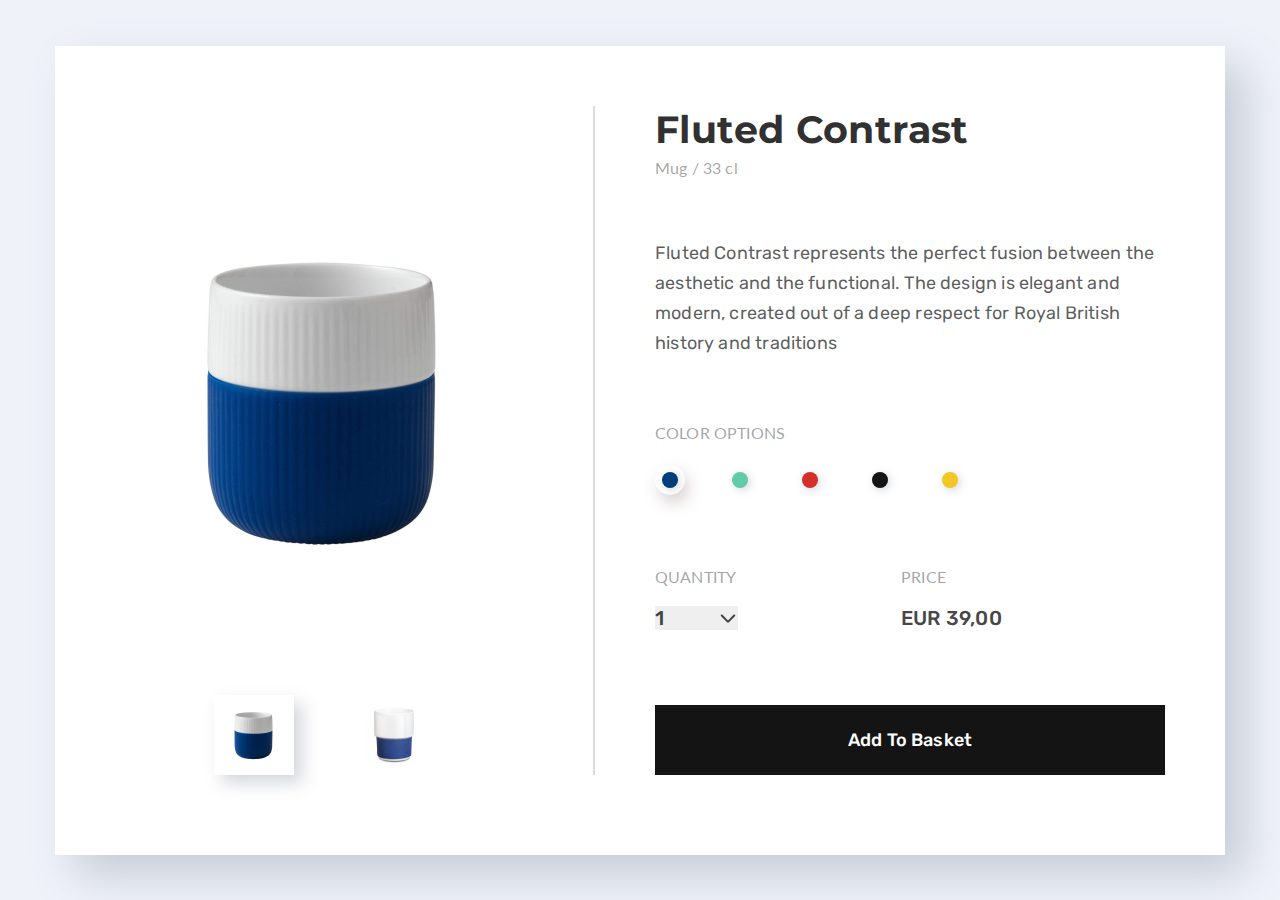
<file: index.html>
<!DOCTYPE html>
<html lang="en">
  <head>
    <meta charset="UTF-8" />
    <meta name="viewport" content="width=device-width, initial-scale=1.0" />
    <link rel="preconnect" href="https://fonts.googleapis.com" />
    <link rel="preconnect" href="https://fonts.gstatic.com" crossorigin />
    <link
      href="https://fonts.googleapis.com/css2?family=Lato&family=Montserrat:wght@700&family=Rubik:wght@400;500&display=swap"
      rel="stylesheet"
    />
    <link rel="stylesheet" href="index.css" />
    <title>Прекурс</title>
  </head>
  <body>
    <section>
      <div class="card">
        <div class="product-image-block">
          <div class="main-img-wrap">
            <img
              class="main-img"
              src="./img/main_image.png"
              alt="Кружка_главный_вид"
            />
          </div>

          <div class="preview-wrap">
            <div class="preview selected-preview">
              <img src="./img/image.png" alt="Кружка_рифленая" />
            </div>
            <div class="preview">
              <img src="./img/image_1.png" alt="Кружка_гладкая" />
            </div>
          </div>
        </div>

        <div class="product-info-block">
          <h1 class="main-title">Fluted Contrast</h1>
          <span class="subtitle">Mug / 33 cl</span>
          <p class="text">
            Fluted Contrast represents the perfect fusion between the aesthetic
            and the functional. The design is elegant and modern, created out of
            a deep respect for Royal British history and traditions
          </p>

          <div class="colors">
            <h2 class="title">Color options</h2>
            <ul class="color-items">
              <li class="selected-color">
                <div class="circle blue"></div>
              </li>
              <li>
                <div class="circle green"></div>
              </li>
              <li>
                <div class="circle red"></div>
              </li>
              <li>
                <div class="circle black"></div>
              </li>
              <li>
                <div class="circle yellow"></div>
              </li>
            </ul>
          </div>

          <div class="price-wrap">
            <div>
              <h2 class="title">Quantity</h2>
              <select class="select" name="quantity" id="quantity">
                <option value="1">1</option>
                <option value="2">2</option>
                <option value="3">3</option>
              </select>
            </div>

            <div>
              <h2 class="title">Price</h2>
              <span class="price">eur 39,00</span>
            </div>
          </div>

          <button class="btn">Add To Basket</button>
        </div>
      </div>
    </section>
  </body>
</html>
</file>
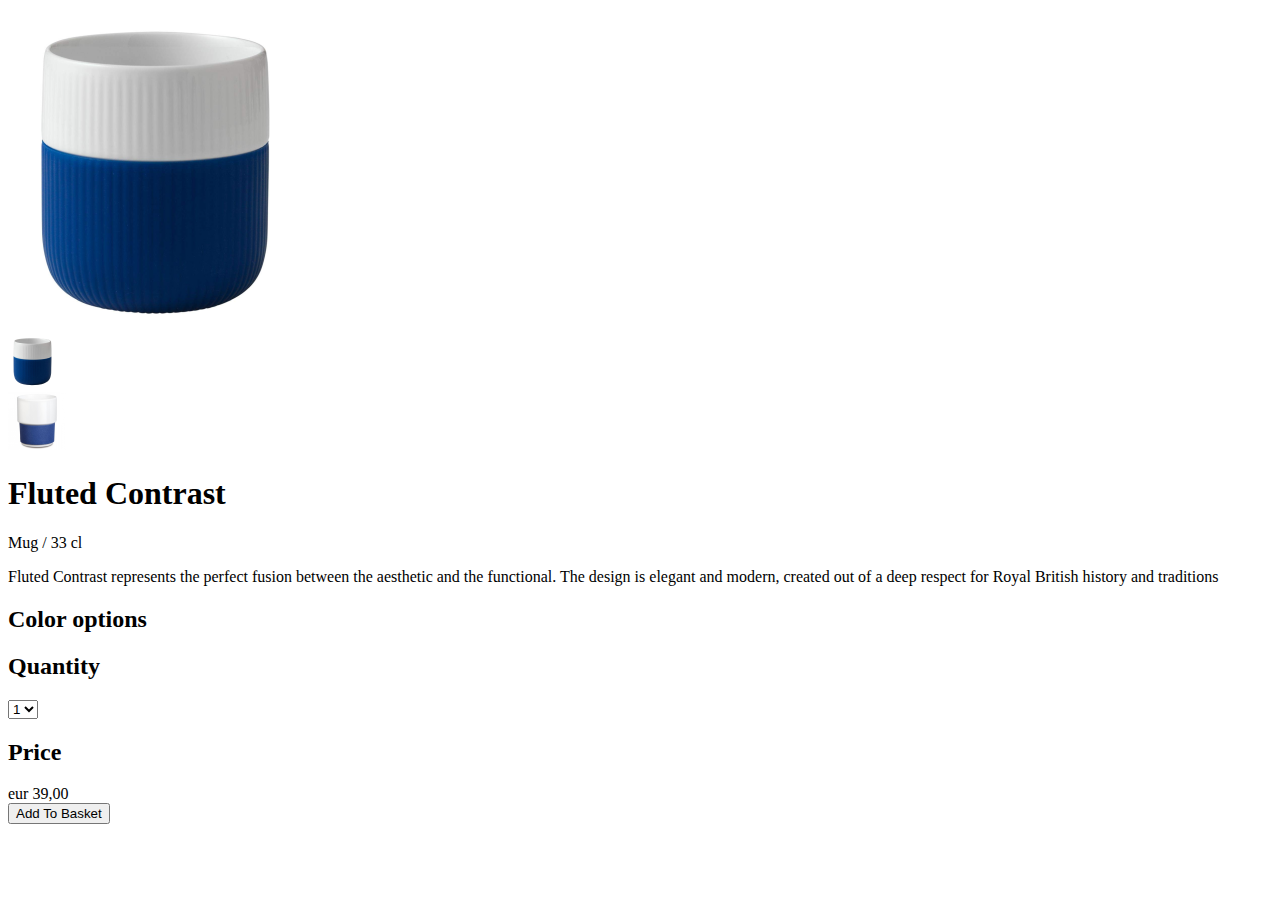
<file: lesson1-html/index.html>
<!DOCTYPE html>
<html lang="en">
  <head>
    <meta charset="UTF-8" />
    <meta name="viewport" content="width=device-width, initial-scale=1.0" />
    <title>Прекурс</title>
  </head>
  <body>
    <section>
      <div>
        <div>
          <img src="./img/main_image.png" alt="Кружка_главный_вид" />
          <div><img src="./img/image.png" alt="Кружка_рифленая" /></div>
          <div><img src="./img/image_1.png" alt="Кружка_гладкая" /></div>
        </div>

        <div>
          <h1>Fluted Contrast</h1>
          <span>Mug / 33 cl</span>
          <p>
            Fluted Contrast represents the perfect fusion between the aesthetic
            and the functional. The design is elegant and modern, created out of
            a deep respect for Royal British history and traditions
          </p>
          <div>
            <h2>Color options</h2>
            <div>
              <div></div>
            </div>
            <div>
              <div></div>
            </div>
            <div>
              <div></div>
            </div>
            <div>
              <div></div>
            </div>
            <div>
              <div></div>
            </div>
          </div>

          <div>
            <h2>Quantity</h2>
            <select name="quantity" id="quantity">
              <option value="1">1</option>
              <option value="2">2</option>
              <option value="3">3</option>
            </select>
          </div>

          <div>
            <h2>Price</h2>
            <span>eur 39,00</span>
          </div>
          <button>Add To Basket</button>
        </div>
      </div>
    </section>
  </body>
</html>
</file>
<file: index.css>
/* reset style */
* {
  padding: 0;
  margin: 0;
  box-sizing: border-box;
  /*  outline: 1px solid red; */ /* для просмотра границ всех элементов */
}
ul {
  list-style: none;
}

/* fonts */
html,
body {
  font-style: normal;
  line-height: normal;
  font-family: "Rubik", sans-serif;
  min-width: 375px;
}

/* section */
section {
  background-color: #eff2f9;
  min-height: 100vh;
  display: flex;
  justify-content: center;
  align-items: center;
}

/* card */
.card {
  display: flex;
  width: 1170px;
  min-height: 800px;
  background: #fff;
  box-shadow: 20px 20px 40px 0px rgba(81, 91, 117, 0.25);
  padding: 60px 0 80px;
}
/* card-left */
.selected-preview {
  background: #fff;
  box-shadow: 8px 8px 16px 0px rgba(81, 91, 117, 0.25);
}

.preview {
  width: 80px;
  height: 80px;
  display: flex;
  justify-content: center;
  align-items: center;
  cursor: pointer;
  transition: 0.2s;
}
.preview:hover {
  box-shadow: 8px 8px 16px 0px rgba(81, 91, 117, 0.25);
}

.product-image-block {
  display: flex;
  flex-direction: column;
  border-right: 2px solid rgba(20, 20, 20, 0.15);
  min-width: 540px;
}
.main-img-wrap {
  display: flex;
  flex-grow: 1;
  justify-content: center;
  align-items: center;
}
.preview-wrap {
  display: flex;
  justify-content: center;
  gap: 60px;
}

/* card-right */
.product-info-block {
  padding: 0 60px;
}
.main-title {
  margin-bottom: 5px;
  color: rgba(20, 20, 20, 0.9);
  font-family: Montserrat, sans-serif;
  font-size: 38px;
  font-weight: 700;
  letter-spacing: 0.38px;
}
.subtitle {
  color: rgba(20, 20, 20, 0.4);
  font-family: Lato, sans-serif;
  font-size: 16px;
  font-weight: 400;
  letter-spacing: 0.16px;
}
.text {
  color: rgba(20, 20, 20, 0.7);
  font-family: Rubik, sans-serif;
  font-size: 18px;
  font-weight: 400;
  line-height: 30px;
  letter-spacing: 0.18px;
  margin-top: 60px;
}

.title {
  color: rgba(20, 20, 20, 0.4);
  font-family: Lato, sans-serif;
  font-size: 16px;
  font-weight: 400;
  letter-spacing: 0.16px;
  text-transform: uppercase;
  margin-bottom: 20px;
}
.colors {
  margin-top: 65px;
}
.colors ul {
  margin-top: 23px;
}
.color-items {
  display: flex;
  align-items: center;
  gap: 40px;
}
.color-items > li {
  width: 30px;
  height: 30px;
  padding: 7px;
  border-radius: 50%;
  cursor: pointer;
  transition: 0.2s;
}
.color-items > li:hover,
.color-items > li.selected-color {
  box-shadow: 4px 8px 16px rgba(117, 81, 81, 0.25);
}
.color-items > li:hover {
  transform: translateY(-3px);
}

.circle {
  width: 16px;
  height: 16px;
  border-radius: 50%;
  filter: drop-shadow(2px 2px 4px rgba(81, 91, 117, 0.25));
}
.blue {
  background-color: #013c7d;
}
.green {
  background-color: #63cba7;
}
.red {
  background-color: #d52f29;
}
.black {
  background-color: #141414;
}
.yellow {
  background-color: #f2c723;
}

.selected-color {
  width: 30px;
  height: 30px;
  box-shadow: 4px 8px 16px rgba(81, 91, 117, 0.25);
  border-radius: 50%;
  display: flex;
  justify-content: center;
  align-items: center;
}

.price-wrap {
  display: flex;
  margin-top: 72px;
}
.price-wrap > div {
  flex-grow: 1;
}

.select {
  width: 83px;
  color: rgba(20, 20, 20, 0.8);
  font-family: inherit;
  font-size: 20px;
  font-weight: 500;
  letter-spacing: 0.2px;
  text-transform: uppercase;
  border: none;
  appearance: none;
  background-image: url(./img/select-arrow.svg);
  background-repeat: no-repeat;
  background-position: right 0 top 50%;
  cursor: pointer;
}

.price {
  color: rgba(20, 20, 20, 0.8);
  font-family: Rubik;
  font-size: 20px;
  font-weight: 500;
  letter-spacing: 0.2px;
  text-transform: uppercase;
}
.btn {
  width: 100%;
  height: 70px;
  color: #fff;
  font-family: Rubik;
  font-size: 18px;
  font-weight: 500;
  letter-spacing: 0.18px;
  background-color: #141414;
  border: none;
  outline: none;
  margin-top: 75px;
  transition: 0.2s;
}
.btn:hover {
  transform: translateY(-5px);
}

/* media 1440-768 */

@media screen and (max-width: 768px) {
  .card {
    margin: 40px;
    padding: 60px;
    display: flex;
    flex-direction: column;
    width: 690px;
    min-height: 1382px;
  }
  .product-image-block {
    border-right: none;
    border-bottom: 2px solid rgba(20, 20, 20, 0.15);
  }
  .preview-wrap {
    margin: 60px 0 70px;
  }
  .product-info-block {
    padding: 0;
    padding-top: 60px;
  }
}

/* media 664-375 */

@media screen and (max-width: 664px) {
  .card {
    padding: 60px 20px;
    margin: 20px 15px 35px;
    min-height: auto;
    min-width: 345px; /* чтобы не было скролла лево-право */
  }
  .product-image-block {
    min-width: auto;
  }
  .main-img {
    width: 250px;
  }
  .main-title {
    font-size: 34px;
  }
  .subtitle {
    font-size: 14px;
  }
  .text {
    font-size: 16px;
    margin-top: 50px;
  }
  .colors {
    margin-top: 55px;
  }
}
</file>
